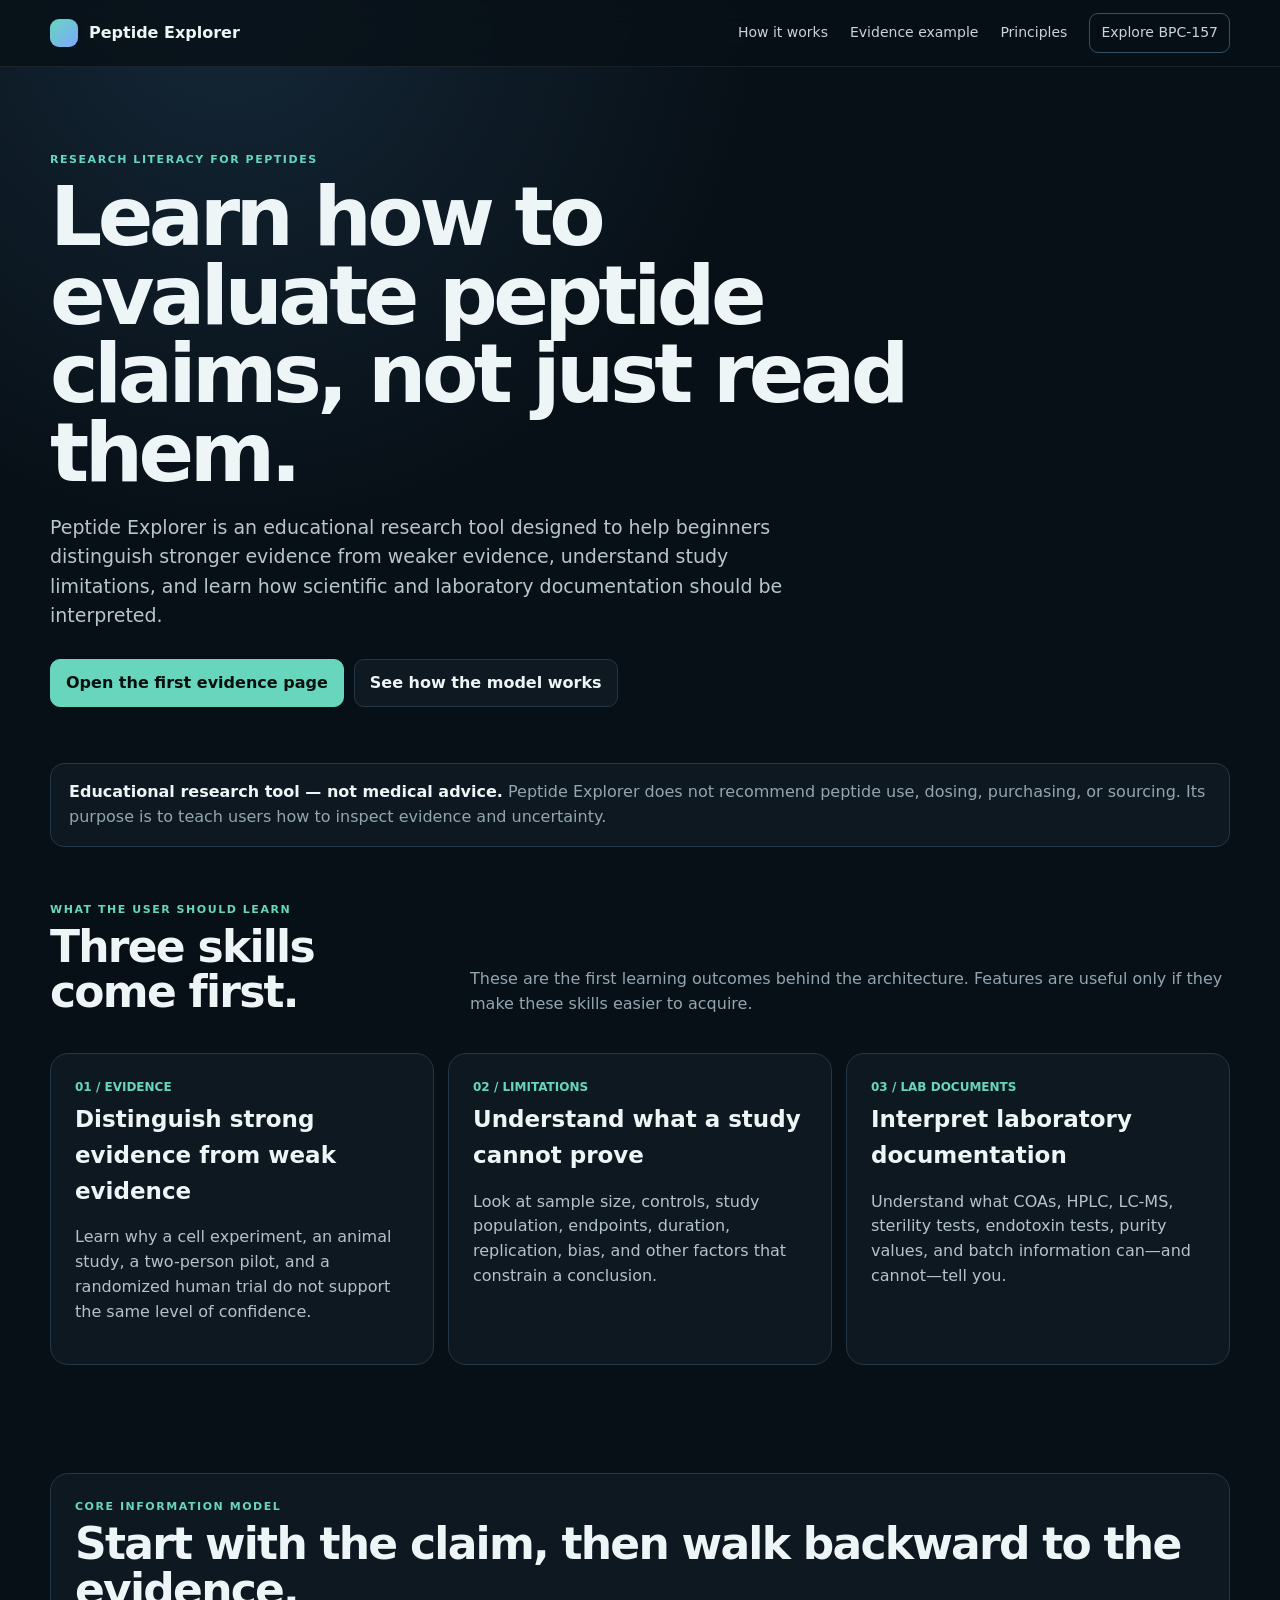
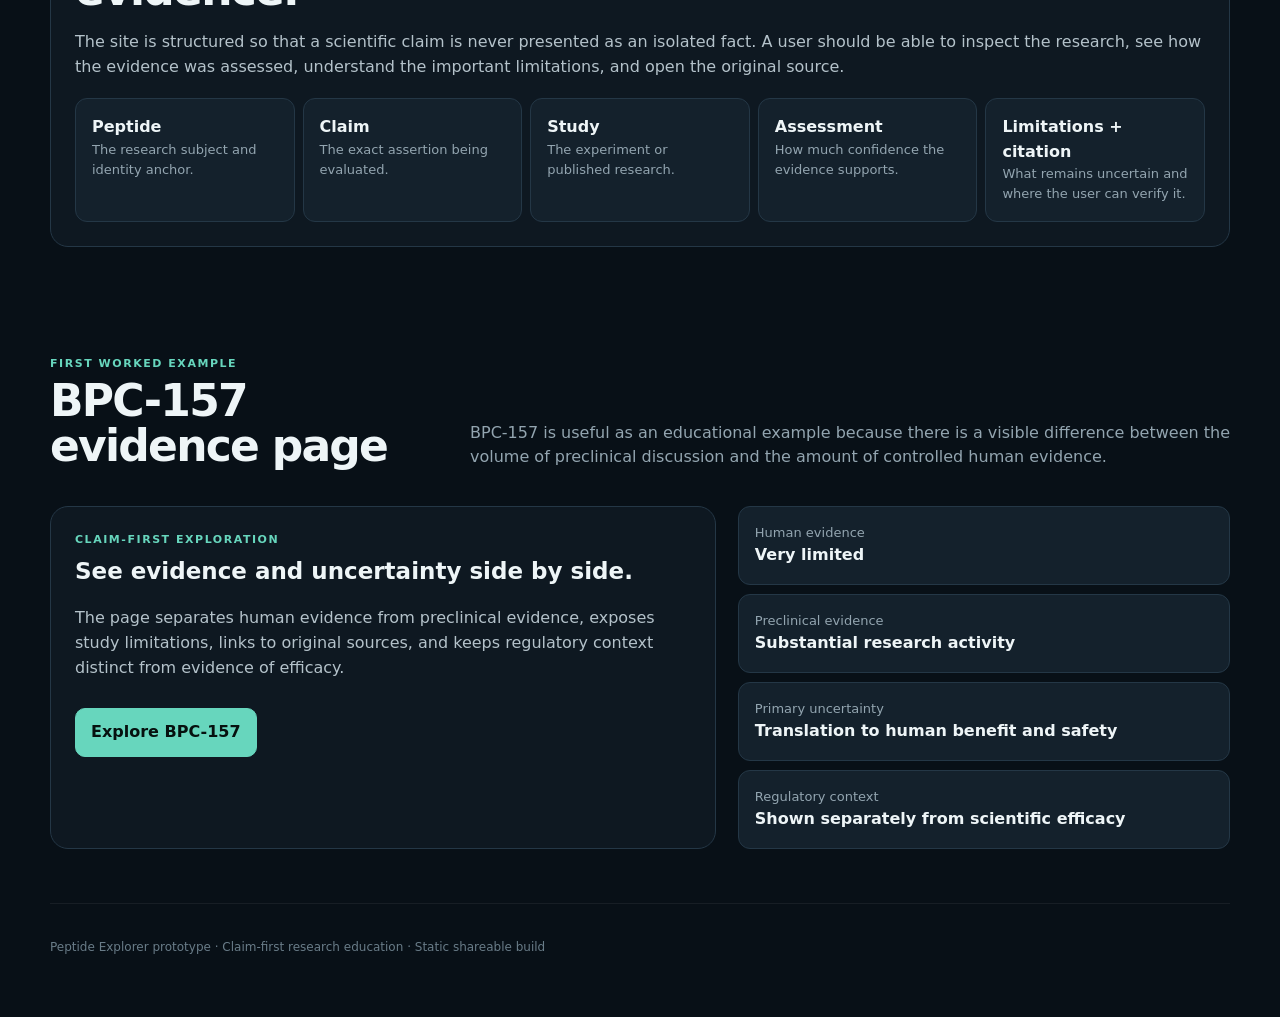
<file: index.html>
<!doctype html>
<html lang="en">
<head>
  <meta charset="utf-8" />
  <meta name="viewport" content="width=device-width, initial-scale=1" />
  <meta name="description" content="Peptide Explorer teaches people how to evaluate peptide research by separating claims, evidence, limitations, laboratory documentation, and regulatory context." />
  <title>Peptide Explorer — Learn to Evaluate the Evidence</title>
  <link rel="stylesheet" href="assets/site.css" />
</head>
<body>
  <header class="site_header">
    <nav class="shell nav">
      <a class="brand" href="index.html"><span class="brand_mark" aria-hidden="true"></span>Peptide Explorer</a>
      <div class="nav_links">
        <a href="#learn">How it works</a>
        <a href="#example">Evidence example</a>
        <a href="#principles">Principles</a>
        <a class="nav_cta" href="peptides/bpc-157.html">Explore BPC-157</a>
      </div>
    </nav>
  </header>

  <main>
    <section class="shell hero">
      <div class="eyebrow">RESEARCH LITERACY FOR PEPTIDES</div>
      <h1>Learn how to evaluate peptide claims, not just read them.</h1>
      <p class="lede">Peptide Explorer is an educational research tool designed to help beginners distinguish stronger evidence from weaker evidence, understand study limitations, and learn how scientific and laboratory documentation should be interpreted.</p>
      <div class="hero_actions">
        <a class="button primary" href="peptides/bpc-157.html">Open the first evidence page</a>
        <a class="button secondary" href="#learn">See how the model works</a>
      </div>
    </section>

    <section class="shell">
      <div class="notice"><strong>Educational research tool — not medical advice.</strong> Peptide Explorer does not recommend peptide use, dosing, purchasing, or sourcing. Its purpose is to teach users how to inspect evidence and uncertainty.</div>
    </section>

    <section id="learn" class="shell section">
      <div class="section_header">
        <div>
          <div class="eyebrow">WHAT THE USER SHOULD LEARN</div>
          <h2>Three skills come first.</h2>
        </div>
        <p class="section_intro">These are the first learning outcomes behind the architecture. Features are useful only if they make these skills easier to acquire.</p>
      </div>
      <div class="grid_3">
        <article class="card"><div class="card_number">01 / EVIDENCE</div><h3>Distinguish strong evidence from weak evidence</h3><p>Learn why a cell experiment, an animal study, a two-person pilot, and a randomized human trial do not support the same level of confidence.</p></article>
        <article class="card"><div class="card_number">02 / LIMITATIONS</div><h3>Understand what a study cannot prove</h3><p>Look at sample size, controls, study population, endpoints, duration, replication, bias, and other factors that constrain a conclusion.</p></article>
        <article class="card"><div class="card_number">03 / LAB DOCUMENTS</div><h3>Interpret laboratory documentation</h3><p>Understand what COAs, HPLC, LC-MS, sterility tests, endotoxin tests, purity values, and batch information can—and cannot—tell you.</p></article>
      </div>
    </section>

    <section id="principles" class="shell section">
      <div class="panel">
        <div class="eyebrow">CORE INFORMATION MODEL</div>
        <h2>Start with the claim, then walk backward to the evidence.</h2>
        <p>The site is structured so that a scientific claim is never presented as an isolated fact. A user should be able to inspect the research, see how the evidence was assessed, understand the important limitations, and open the original source.</p>
        <div class="path">
          <div class="path_step"><strong>Peptide</strong><span>The research subject and identity anchor.</span></div>
          <div class="path_step"><strong>Claim</strong><span>The exact assertion being evaluated.</span></div>
          <div class="path_step"><strong>Study</strong><span>The experiment or published research.</span></div>
          <div class="path_step"><strong>Assessment</strong><span>How much confidence the evidence supports.</span></div>
          <div class="path_step"><strong>Limitations + citation</strong><span>What remains uncertain and where the user can verify it.</span></div>
        </div>
      </div>
    </section>

    <section id="example" class="shell section">
      <div class="section_header">
        <div><div class="eyebrow">FIRST WORKED EXAMPLE</div><h2>BPC-157 evidence page</h2></div>
        <p class="section_intro">BPC-157 is useful as an educational example because there is a visible difference between the volume of preclinical discussion and the amount of controlled human evidence.</p>
      </div>
      <div class="example_card">
        <article class="card example_summary">
          <div class="eyebrow">CLAIM-FIRST EXPLORATION</div>
          <h3>See evidence and uncertainty side by side.</h3>
          <p>The page separates human evidence from preclinical evidence, exposes study limitations, links to original sources, and keeps regulatory context distinct from evidence of efficacy.</p>
          <div class="hero_actions"><a class="button primary" href="peptides/bpc-157.html">Explore BPC-157</a></div>
        </article>
        <div class="metric_stack">
          <div class="metric"><span>Human evidence</span><strong>Very limited</strong></div>
          <div class="metric"><span>Preclinical evidence</span><strong>Substantial research activity</strong></div>
          <div class="metric"><span>Primary uncertainty</span><strong>Translation to human benefit and safety</strong></div>
          <div class="metric"><span>Regulatory context</span><strong>Shown separately from scientific efficacy</strong></div>
        </div>
      </div>
    </section>
  </main>

  <footer>Peptide Explorer prototype · Claim-first research education · Static shareable build</footer>
</body>
</html>
</file>
<file: assets/site.css>
:root{--bg:#081017;--panel:#0f1922;--panel_2:#14212c;--text:#eef5f7;--muted:#93a5b0;--line:#243746;--accent:#67d6bd;--accent_2:#7ca8ff;--max:1180px}*{box-sizing:border-box}html{scroll-behavior:smooth}body{margin:0;background:radial-gradient(circle at 18% 0%,#142737 0,var(--bg) 33rem);color:var(--text);font-family:Inter,ui-sans-serif,system-ui,-apple-system,BlinkMacSystemFont,"Segoe UI",sans-serif;line-height:1.55}a{color:var(--accent);text-decoration:none}a:hover{text-decoration:underline}.shell{width:min(var(--max),calc(100% - 40px));margin-inline:auto}.site_header{border-bottom:1px solid rgba(255,255,255,.07);background:rgba(8,16,23,.82);backdrop-filter:blur(12px);position:sticky;top:0;z-index:20}.nav{min-height:66px;display:flex;align-items:center;justify-content:space-between;gap:24px}.brand{display:flex;align-items:center;gap:11px;color:var(--text);font-weight:800}.brand_mark{width:28px;height:28px;border-radius:9px;background:linear-gradient(135deg,var(--accent),var(--accent_2))}.nav_links{display:flex;gap:22px;align-items:center;font-size:14px}.nav_links a{color:#c8d4da}.nav_cta{border:1px solid #345164;padding:8px 11px;border-radius:9px}.hero{padding:84px 0 56px}.eyebrow,.label,.study_type{font-size:11px;font-weight:800;letter-spacing:.14em;color:var(--accent);text-transform:uppercase}h1{font-size:clamp(46px,7vw,82px);line-height:.96;letter-spacing:-.055em;margin:10px 0 20px;max-width:900px}h2{font-size:clamp(28px,4vw,44px);line-height:1.03;letter-spacing:-.04em;margin:6px 0 18px}h3{margin:6px 0 8px;font-size:23px}h4{margin:24px 0 10px}.lede{max-width:780px;color:#b7c5cc;font-size:19px}.hero_actions{display:flex;flex-wrap:wrap;gap:10px;margin-top:28px}.button{display:inline-flex;align-items:center;justify-content:center;border-radius:10px;padding:11px 15px;border:1px solid var(--line);font-weight:750}.button.primary{background:var(--accent);color:#06110f;border-color:var(--accent)}.button.secondary{color:var(--text);background:var(--panel)}.notice{border:1px solid var(--line);background:rgba(15,25,34,.9);border-radius:14px;padding:16px 18px;color:var(--muted)}.notice strong{color:var(--text)}.section{padding:54px 0}.section_header{display:flex;justify-content:space-between;align-items:end;gap:24px;margin-bottom:20px}.section_intro{max-width:760px;color:var(--muted)}.grid_3{display:grid;grid-template-columns:repeat(3,1fr);gap:14px}.card,.panel{background:rgba(15,25,34,.94);border:1px solid var(--line);border-radius:18px;padding:24px}.card p,.panel p{color:#b4c2ca}.card_number{font-size:12px;color:var(--accent);font-weight:850}.path{display:grid;grid-template-columns:repeat(5,1fr);gap:8px;margin-top:18px}.path_step{border:1px solid var(--line);border-radius:12px;padding:16px;background:var(--panel_2);min-height:112px}.path_step strong,.path_step span{display:block}.path_step span{color:var(--muted);font-size:13px}.example_card{display:grid;grid-template-columns:1.15fr .85fr;gap:22px}.metric_stack{display:grid;gap:9px}.metric{padding:16px;border:1px solid var(--line);border-radius:12px;background:var(--panel_2)}.metric span,.metric strong{display:block}.metric span{color:var(--muted);font-size:13px}footer{width:min(var(--max),calc(100% - 40px));margin-inline:auto;padding:34px 0 60px;color:#697c88;font-size:12px;border-top:1px solid rgba(255,255,255,.06)}.topbar{display:flex;justify-content:space-between;gap:24px;align-items:end;padding:64px 0 30px}.subtitle{max-width:670px;color:var(--muted);font-size:18px}.status_badge,.verdict{border:1px solid #66502c;background:#2a2115;color:#f1cb8c;border-radius:999px;padding:8px 12px;font-size:12px;font-weight:700}.summary_grid{display:grid;grid-template-columns:repeat(4,1fr);gap:12px;margin:18px 0 52px}.summary_card{background:var(--panel);border:1px solid var(--line);border-radius:14px;padding:18px;display:flex;flex-direction:column;min-height:165px}.summary_card strong{font-size:19px;margin:14px 0 8px}.summary_card span:last-child{color:var(--muted);font-size:14px}.legend{display:flex;gap:16px;color:var(--muted);font-size:12px}.dot{display:inline-block;width:8px;height:8px;border-radius:50%;margin-right:5px}.dot.human{background:var(--accent)}.dot.preclinical{background:var(--accent_2)}.claim_card{background:rgba(15,25,34,.94);border:1px solid var(--line);border-radius:18px;padding:24px;margin-bottom:16px}.claim_top{display:flex;justify-content:space-between;gap:22px;align-items:start}.verdict{max-width:300px;border-color:#344d47;background:#13251f;color:#98e4d3;border-radius:10px}.claim_explanation{color:#c0cad3;max-width:900px;margin:20px 0}.evidence_grid{display:grid;grid-template-columns:1fr 1fr;gap:22px;margin:20px 0 22px}.evidence_label{display:flex;justify-content:space-between;color:var(--muted);font-size:13px;margin-bottom:8px}.score_bar{display:grid;grid-template-columns:repeat(5,1fr);gap:5px}.score_segment{height:8px;border-radius:999px;background:#25303c}.human_bar .score_segment.active{background:var(--accent)}.preclinical_bar .score_segment.active{background:var(--accent_2)}details{border-top:1px solid var(--line);padding-top:16px}summary{cursor:pointer;color:var(--accent);font-weight:700}.details_body ul{color:var(--muted)}.study_list{display:grid;gap:8px}.study_row{display:flex;justify-content:space-between;gap:20px;border:1px solid var(--line);border-radius:12px;padding:14px;background:var(--panel_2)}.study_population{color:var(--muted);font-size:13px}.learning_grid{display:grid;grid-template-columns:repeat(3,1fr);gap:10px}.learning_grid div{padding:16px;background:var(--panel_2);border-radius:11px;border:1px solid var(--line)}.learning_grid strong,.learning_grid span{display:block}.learning_grid span{color:var(--muted);font-size:13px}.sources{display:grid;grid-template-columns:repeat(2,1fr);gap:9px}.source_card{border:1px solid var(--line);background:var(--panel_2);border-radius:12px;padding:15px;display:flex;flex-direction:column;color:var(--text)}.prototype_note{color:#7f919c;font-size:12px}@media(max-width:850px){.nav_links{display:none}.grid_3,.summary_grid{grid-template-columns:1fr 1fr}.path{grid-template-columns:1fr 1fr}.example_card{grid-template-columns:1fr}.learning_grid{grid-template-columns:1fr 1fr}.sources{grid-template-columns:1fr}.claim_top,.section_header{flex-direction:column;align-items:start}.evidence_grid{grid-template-columns:1fr}}@media(max-width:560px){.shell{width:min(100% - 26px,var(--max))}.hero{padding-top:58px}.grid_3,.summary_grid,.learning_grid,.path{grid-template-columns:1fr}.topbar{padding-top:38px;align-items:start;flex-direction:column}.study_row{flex-direction:column}}
</file>
